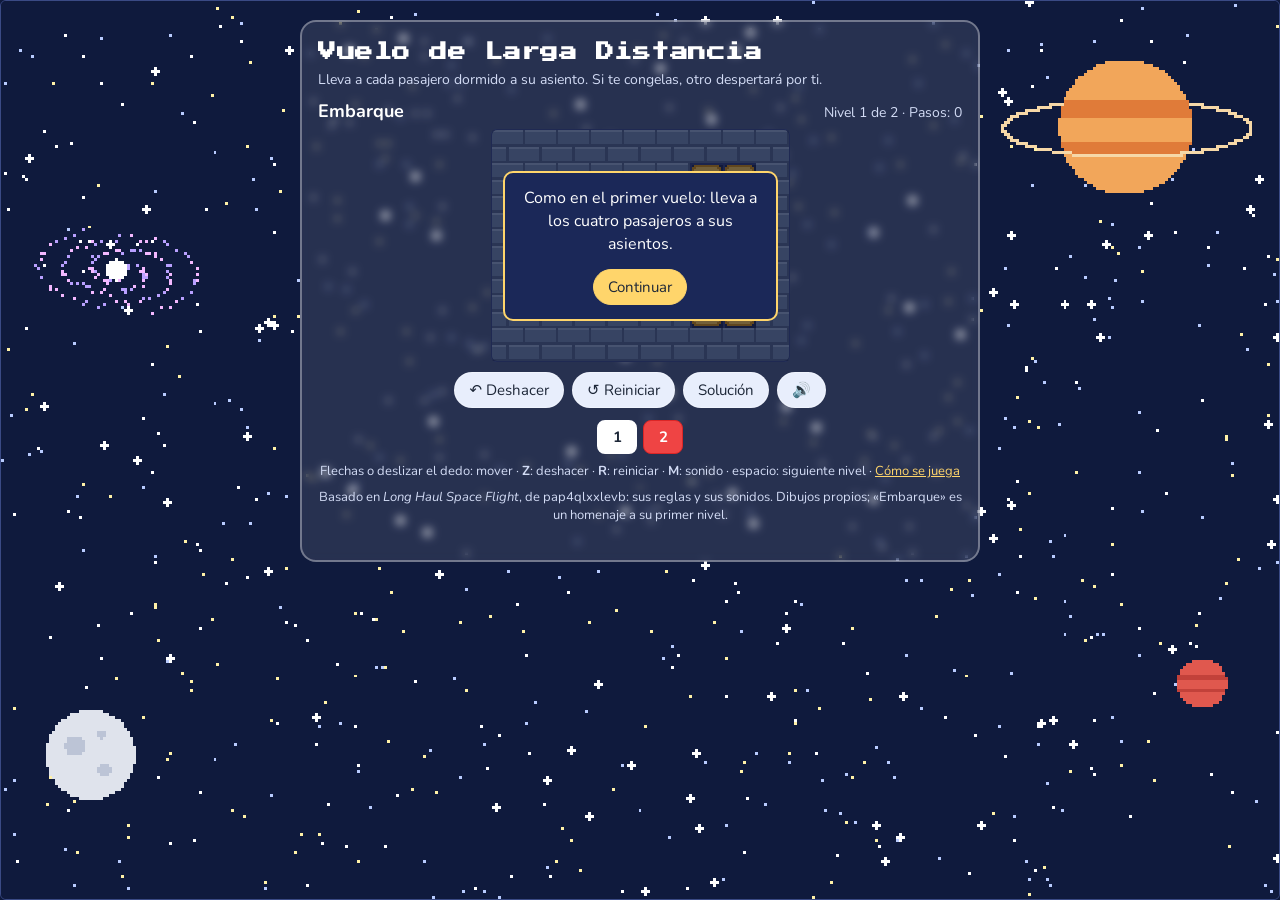
<file: index.html>
<!doctype html>
<html lang="es">
<head>
  <meta name="robots" content="noindex, nofollow">
  <meta charset="utf-8">
  <meta name="viewport" content="width=device-width, initial-scale=1">
  <title>Vuelo de Larga Distancia</title>
  <link rel="stylesheet" href="estilo.css?v=202610230910">
</head>
<body>
  <div class="marco">
    <h1>Vuelo de Larga Distancia</h1>
    <p class="sub">Lleva a cada pasajero dormido a su asiento. Si te congelas, otro despertará por ti.</p>
    <p class="nota" id="volverEditor" hidden style="margin-top:0"><a href="editor.html">← Volver al editor</a></p>
    <div class="cabecera"><span class="nombre" id="nombre"></span><span class="info" id="info"></span></div>
    <div class="tablero"><div class="lienzoCaja"><canvas id="lienzo" aria-label="Tablero de la nave"></canvas>
      <div class="frase" id="frase" hidden><div class="fraseCaja"><p id="fraseTexto"></p><button id="fraseSeguir" class="principal">Continuar</button></div></div></div></div>
    <div class="victoria" id="victoria" hidden></div>
    <div class="aviso" id="sinTripulantes" hidden>Todos los tripulantes están dormidos. Pulsa <b>Z</b> para deshacer o <b>R</b> para reiniciar el nivel.</div>
    <div class="botones">
      <button id="deshacer">↶ Deshacer</button>
      <button id="reiniciar">↺ Reiniciar</button>
      <button id="botonPista">Pista</button>
      <button id="solucion">Solución</button>
      <button id="sonido" title="Sonido (tecla M)">🔊</button>
    </div>
    <div class="pista" id="pista" hidden></div>
    <div class="tira" id="tira"></div>
    <p class="nota">Flechas o deslizar el dedo: mover · <b>Z</b>: deshacer · <b>R</b>: reiniciar · <b>M</b>: sonido · espacio: siguiente nivel ·
      <a href="como-se-juega.html">Cómo se juega</a></p>
    <p class="nota">Basado en <i>Long Haul Space Flight</i>, de pap4qlxxlevb: sus reglas y sus sonidos. Dibujos propios; «Embarque» es un homenaje a su primer nivel.</p>
  </div>
  <script src="motor.js?v=202610230910"></script>
  <script src="estilos.js?v=202610230910"></script>
  <script src="sonidos.js?v=202610230910"></script>
  <script src="comun.js?v=202610230910"></script>
  <script src="niveles.js?v=202610230910"></script>
  <script src="juego.js?v=202610230910"></script>
</body>
</html>
</file>
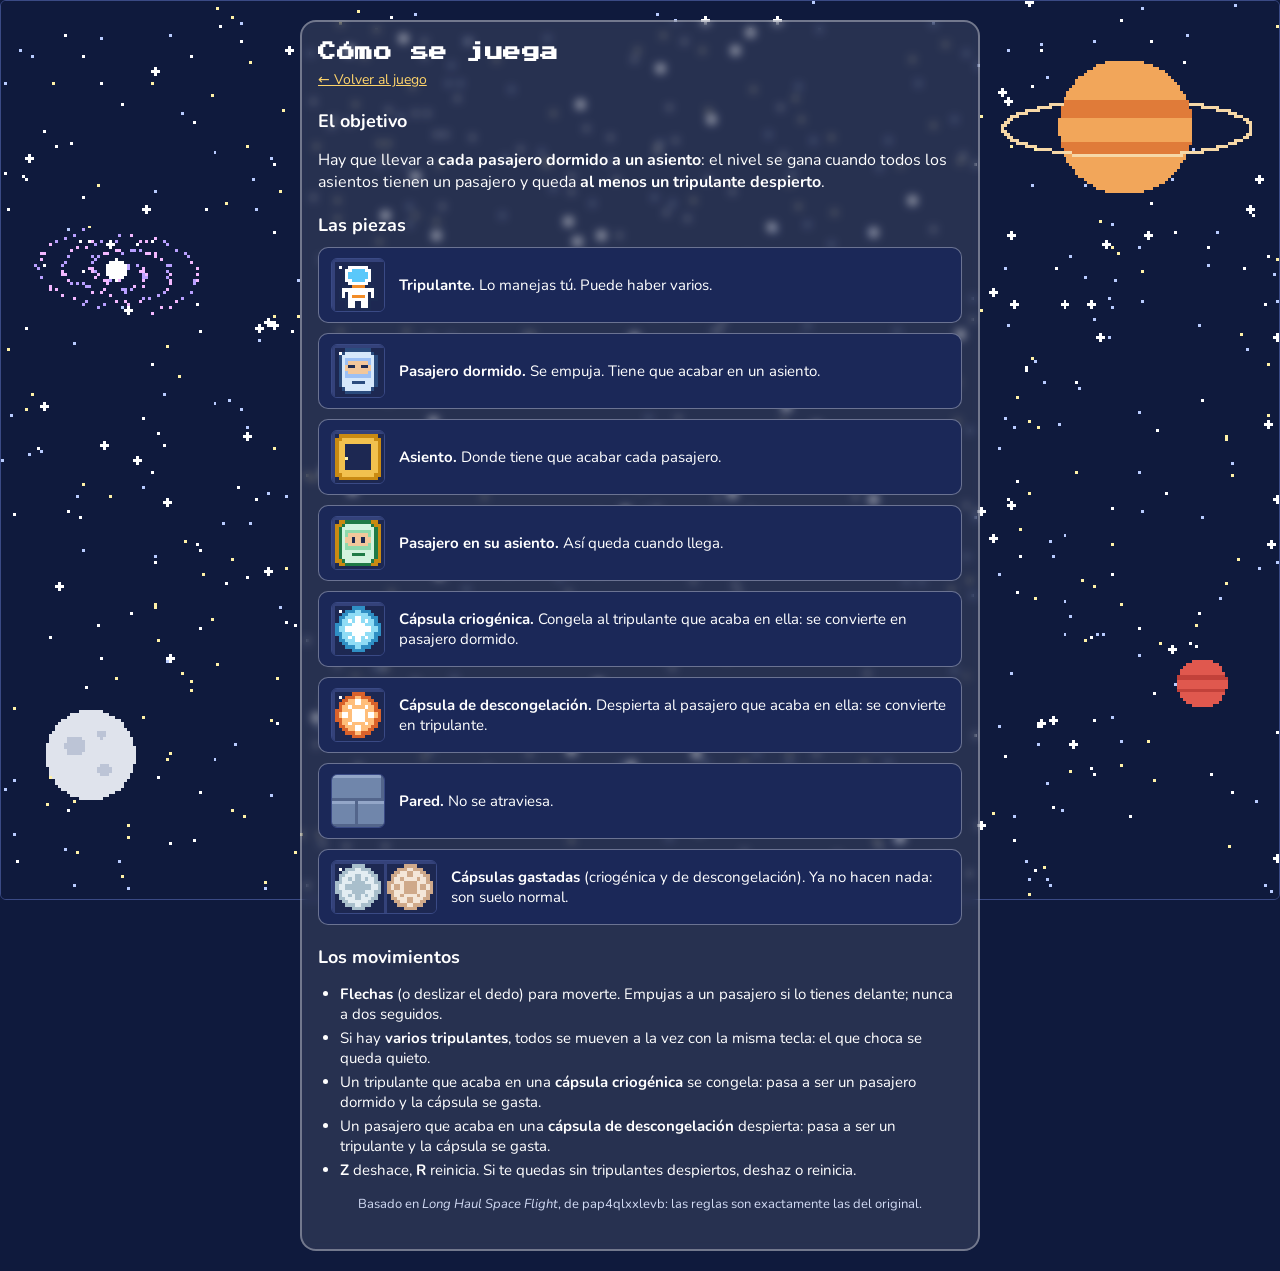
<file: como-se-juega.html>
<!doctype html>
<html lang="es">
<head>
  <meta name="robots" content="noindex, nofollow">
  <meta charset="utf-8">
  <meta name="viewport" content="width=device-width, initial-scale=1">
  <title>Cómo se juega · Vuelo de Larga Distancia</title>
  <link rel="stylesheet" href="estilo.css?v=202610230910">
  <style>
    .pieza { display: flex; gap: 14px; align-items: center; background: var(--panel); border: 1px solid var(--borde); border-radius: 10px; padding: 10px 12px; margin: 10px 0; }
    .pieza canvas { flex: none; box-shadow: none; }
    .pieza p { margin: 0; font-size: 15px; }
    h2 { font-size: 18px; margin: 20px 0 6px; }
    ol, ul { font-size: 15px; padding-left: 22px; }
    li { margin: 4px 0; }
  </style>
</head>
<body>
  <div class="marco">
    <h1>Cómo se juega</h1>
    <p class="sub"><a href="index.html">← Volver al juego</a></p>
    <h2>El objetivo</h2>
    <p>Hay que llevar a <b>cada pasajero dormido a un asiento</b>: el nivel se gana cuando todos los asientos tienen un pasajero
      y queda <b>al menos un tripulante despierto</b>.</p>
    <h2>Las piezas</h2>
    <div id="piezas"></div>
    <h2>Los movimientos</h2>
    <ul>
      <li><b>Flechas</b> (o deslizar el dedo) para moverte. Empujas a un pasajero si lo tienes delante; nunca a dos seguidos.</li>
      <li>Si hay <b>varios tripulantes</b>, todos se mueven a la vez con la misma tecla: el que choca se queda quieto.</li>
      <li>Un tripulante que acaba en una <b>cápsula criogénica</b> se congela: pasa a ser un pasajero dormido y la cápsula se gasta.</li>
      <li>Un pasajero que acaba en una <b>cápsula de descongelación</b> despierta: pasa a ser un tripulante y la cápsula se gasta.</li>
      <li><b>Z</b> deshace, <b>R</b> reinicia. Si te quedas sin tripulantes despiertos, deshaz o reinicia.</li>
    </ul>
    <p class="nota">Basado en <i>Long Haul Space Flight</i>, de pap4qlxxlevb: las reglas son exactamente las del original.</p>
  </div>
  <script src="motor.js?v=202610230910"></script>
  <script src="estilos.js?v=202610230910"></script>
  <script src="comun.js?v=202610230910"></script>
  <script>
    (function () {
      const V = globalThis.Vuelo, M = globalThis.VueloMotor;
      const PIEZAS = [
        [['p'], 'Tripulante', 'Lo manejas tú. Puede haber varios.'],
        [['o'], 'Pasajero dormido', 'Se empuja. Tiene que acabar en un asiento.'],
        [['x'], 'Asiento', 'Donde tiene que acabar cada pasajero.'],
        [['s'], 'Pasajero en su asiento', 'Así queda cuando llega.'],
        [['c'], 'Cápsula criogénica', 'Congela al tripulante que acaba en ella: se convierte en pasajero dormido.'],
        [['t'], 'Cápsula de descongelación', 'Despierta al pasajero que acaba en ella: se convierte en tripulante.'],
        [['w'], 'Pared', 'No se atraviesa.'],
      ];
      const caja = document.getElementById('piezas');
      for (const [mapa, nombre, texto] of PIEZAS) {
        const d = document.createElement('div'); d.className = 'pieza';
        const c = document.createElement('canvas'); c.width = c.height = 52; V.dibujar(c.getContext('2d'), M.nivel(mapa), 52);
        const p = document.createElement('p'); p.innerHTML = '<b>' + nombre + '.</b> ' + texto;
        d.append(c, p); caja.appendChild(d);
      }
      // cápsula gastada
      const d = document.createElement('div'); d.className = 'pieza';
      const c = document.createElement('canvas'); c.width = 104; c.height = 52; const g = c.getContext('2d'); V.pieza(g, 0, 0, 52, 'crioGastada'); V.pieza(g, 52, 0, 52, 'descGastada');
      const p = document.createElement('p'); p.innerHTML = '<b>Cápsulas gastadas</b> (criogénica y de descongelación). Ya no hacen nada: son suelo normal.';
      d.append(c, p); caja.appendChild(d);
    })();
  </script>
</body>
</html>
</file>
<file: estilo.css>
:root { --fondo: #eef2f7; --panel: #ffffff; --texto: #1e293b; --suave: #64748b; --borde: #cbd5e1; --acento: #0284c7; --ok: #16a34a; --rojo: #dc2626;
  --boton: #ffffff; --boton-texto: #1e293b; --radio: 8px; --titulo: system-ui, sans-serif; --titulo-tam: 26px; --letra: system-ui, -apple-system, 'Segoe UI', Roboto, sans-serif; }
* { box-sizing: border-box; }
html, body { margin: 0; background: var(--fondo); color: var(--texto); font-family: var(--letra); }
.marco { max-width: 680px; margin: 0 auto; padding: 14px 16px 28px; }
h1 { font-family: var(--titulo); font-size: var(--titulo-tam); line-height: 1.35; margin: 4px 0 6px; letter-spacing: 0.5px; }
.sub { color: var(--suave); font-size: 14px; margin: 0 0 10px; }
.cabecera { display: flex; justify-content: space-between; align-items: baseline; gap: 10px; flex-wrap: wrap; margin: 6px 0; }
.cabecera .nombre { font-weight: 700; font-size: 18px; }
.cabecera .info { color: var(--suave); font-size: 14px; }
.tablero { display: flex; justify-content: center; margin: 6px 0; }
.lienzoCaja { position: relative; max-width: 100%; }
.frase { position: absolute; inset: 0; display: flex; align-items: center; justify-content: center; padding: 12px; background: rgba(255, 255, 255, 0.55); border-radius: 6px; cursor: pointer; }
.fraseCaja { background: var(--panel); color: var(--texto); border: 2px solid var(--acento); border-radius: 10px; padding: 14px 16px; max-width: 440px; text-align: center; }
.fraseCaja p { margin: 0 0 12px; font-size: 16px; line-height: 1.45; white-space: pre-line; }
canvas { display: block; max-width: 100%; touch-action: none; border-radius: 6px; border: 1px solid var(--borde); }
.botones { display: flex; flex-wrap: wrap; gap: 8px; justify-content: center; margin: 10px 0; }
button { font: inherit; font-size: 15px; padding: 7px 14px; border: 1px solid var(--borde); border-radius: var(--radio); background: var(--boton); color: var(--boton-texto); cursor: pointer; }
button:hover { border-color: var(--acento); }
button.principal { background: var(--acento); color: #fff; border-color: var(--acento); }
.pista { background: #fffbeb; border: 1px solid #fcd34d; border-radius: 8px; padding: 8px 12px; margin: 8px 0; font-size: 15px; }
.victoria { background: #ecfdf5; border: 1px solid #86efac; border-radius: 8px; padding: 10px 12px; margin: 8px 0; text-align: center; font-size: 16px; }
.tira { display: flex; flex-wrap: wrap; gap: 6px; justify-content: center; margin: 12px 0 4px; }
.tira button { width: 40px; height: 34px; padding: 0; font-weight: 700; font-size: 15px; border-radius: 8px; }
.tira button.hecho { background: #3b82f6; color: #fff; border-color: #2563eb; }
.tira button.actual { background: #ffffff; color: var(--texto); border: 2px solid var(--texto); }
.tira button.abierto { background: #22c55e; color: #fff; border-color: #16a34a; }
.tira button.cerrado { background: #ef4444; color: #fff; border-color: #dc2626; cursor: not-allowed; }
.nota { color: var(--suave); font-size: 13px; text-align: center; margin: 8px 0; }
.nota a, a { color: var(--acento); }
[hidden] { display: none !important; }
/* fondo de espacio (22-oct): el cielo va en un lienzo fijo detrás; los textos, en una tarjeta blanca */
body.espacio { background: transparent; }
body.espacio .marco { background: var(--fondo-tarjeta, var(--panel)); border: 2px solid var(--borde); border-radius: 16px; margin: 20px auto; }
body.tarjeta-cristal .marco { backdrop-filter: blur(5px); -webkit-backdrop-filter: blur(5px); }
/* con la tarjeta oscura: lo que lleva fondo claro propio conserva el texto oscuro */
.pista, .victoria, .aviso, .tira button.actual { color: #1d2738; }
.aviso { background: #fff1e0; border: 1px solid #f2a65a; border-radius: 8px; padding: 8px 12px; margin: 8px 0; font-size: 15px; text-align: center; }
body.tarjeta-oscura button.principal { color: #1d2738; }
body.tarjeta-oscura canvas { border-color: #3a4a85; }
@media (max-width: 720px) { body.espacio .marco { margin: 10px; } }
body.tarjeta-oscura .frase { background: rgba(10, 16, 40, 0.55); }
</file>
